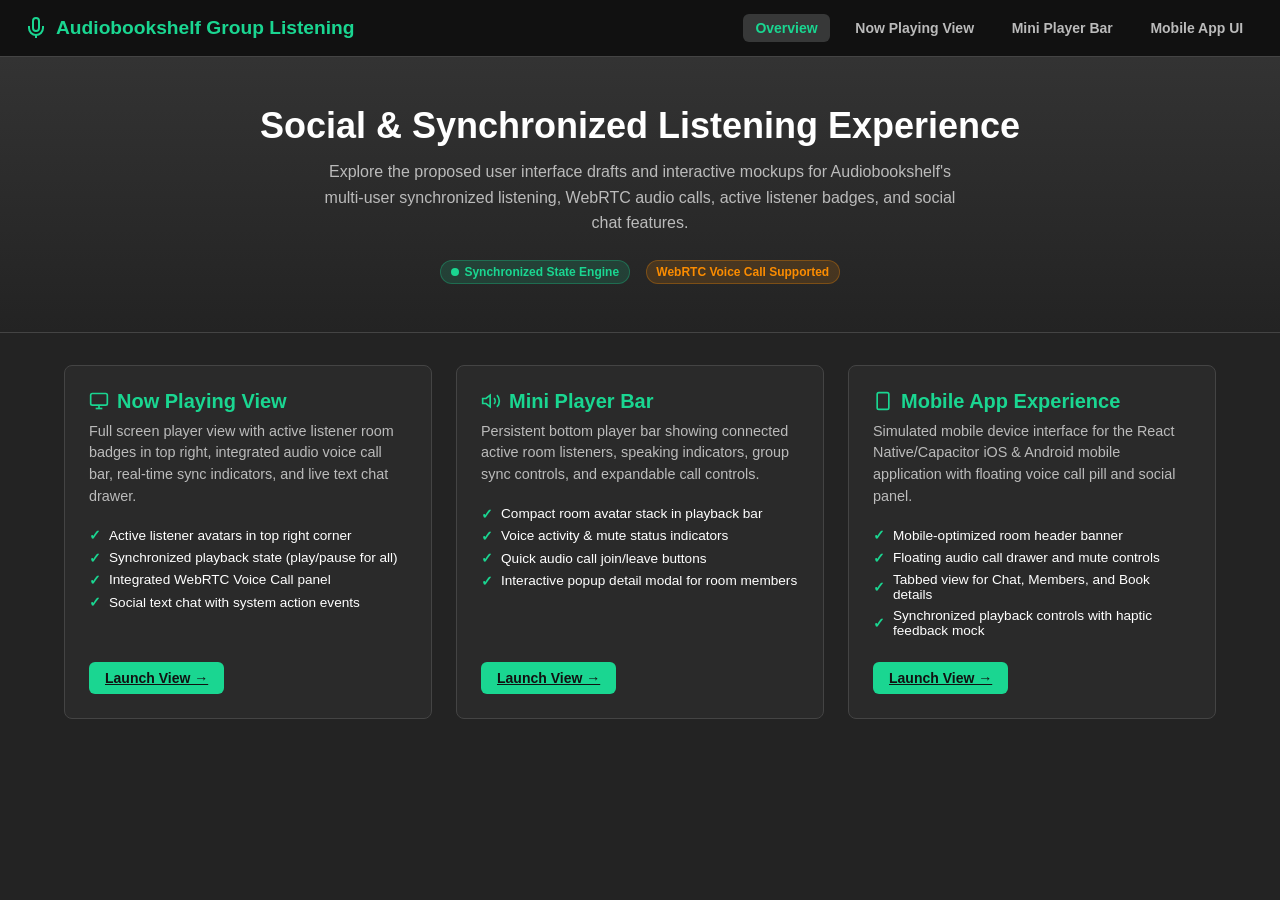
<file: mockups/index.html>
<!DOCTYPE html>
<html lang="en">
<head>
  <meta charset="UTF-8">
  <meta name="viewport" content="width=device-width, initial-scale=1.0">
  <title>Audiobookshelf Group Listening - Interactive Mockups</title>
  <link rel="stylesheet" href="styles.css">
  <style>
    .hero {
      padding: 3rem 1.5rem;
      text-align: center;
      background: linear-gradient(180deg, var(--bg-secondary) 0%, var(--bg-primary) 100%);
      border-bottom: 1px solid var(--border-color);
    }
    .hero h1 {
      font-size: 2.25rem;
      color: #fff;
      margin-bottom: 0.75rem;
    }
    .hero p {
      color: var(--text-secondary);
      max-width: 650px;
      margin: 0 auto 1.5rem auto;
      line-height: 1.6;
    }
    .grid {
      display: grid;
      grid-template-columns: repeat(auto-fit, minmax(320px, 1fr));
      gap: 1.5rem;
      max-width: 1200px;
      margin: 2rem auto;
      padding: 0 1.5rem;
    }
    .card {
      background-color: var(--bg-card);
      border: 1px solid var(--border-color);
      border-radius: var(--radius);
      padding: 1.5rem;
      display: flex;
      flex-direction: column;
      justify-content: space-between;
      transition: transform 0.2s, box-shadow 0.2s;
    }
    .card:hover {
      transform: translateY(-4px);
      box-shadow: var(--shadow);
      border-color: var(--accent);
    }
    .card h2 {
      color: var(--accent);
      font-size: 1.25rem;
      margin-bottom: 0.5rem;
      display: flex;
      align-items: center;
      gap: 0.5rem;
    }
    .card p {
      color: var(--text-secondary);
      font-size: 0.9rem;
      margin-bottom: 1.25rem;
      line-height: 1.5;
    }
    .card .features-list {
      list-style: none;
      margin-bottom: 1.5rem;
    }
    .card .features-list li {
      font-size: 0.85rem;
      color: var(--text-primary);
      margin-bottom: 0.4rem;
      display: flex;
      align-items: center;
      gap: 0.5rem;
    }
    .card .features-list li::before {
      content: "✓";
      color: var(--success);
      font-weight: bold;
    }
    .card-footer {
      display: flex;
      align-items: center;
      justify-content: space-between;
    }
  </style>
</head>
<body>

  <header>
    <h1>
      <svg width="24" height="24" viewBox="0 0 24 24" fill="none" stroke="currentColor" stroke-width="2"><path d="M12 2a3 3 0 0 0-3 3v7a3 3 0 0 0 6 0V5a3 3 0 0 0-3-3z"/><path d="M19 10v2a7 7 0 0 1-14 0v-2"/><line x1="12" y1="19" x2="12" y2="22"/></svg>
      Audiobookshelf Group Listening
    </h1>
    <div class="nav-links">
      <a href="index.html" class="active">Overview</a>
      <a href="now-playing.html">Now Playing View</a>
      <a href="mini-player.html">Mini Player Bar</a>
      <a href="mobile-app.html">Mobile App UI</a>
    </div>
  </header>

  <div class="hero">
    <h1>Social & Synchronized Listening Experience</h1>
    <p>
      Explore the proposed user interface drafts and interactive mockups for Audiobookshelf's multi-user synchronized listening, WebRTC audio calls, active listener badges, and social chat features.
    </p>
    <div style="display: flex; gap: 1rem; justify-content: center;">
      <span class="badge badge-live"><span class="dot dot-pulse"></span> Synchronized State Engine</span>
      <span class="badge badge-sync">WebRTC Voice Call Supported</span>
    </div>
  </div>

  <div class="grid">
    <!-- Card 1 -->
    <div class="card">
      <div>
        <h2>
          <svg width="20" height="20" viewBox="0 0 24 24" fill="none" stroke="currentColor" stroke-width="2"><rect x="2" y="3" width="20" height="14" rx="2" ry="2"/><line x1="8" y1="21" x2="16" y2="21"/><line x1="12" y1="17" x2="12" y2="21"/></svg>
          Now Playing View
        </h2>
        <p>Full screen player view with active listener room badges in top right, integrated audio voice call bar, real-time sync indicators, and live text chat drawer.</p>
        <ul class="features-list">
          <li>Active listener avatars in top right corner</li>
          <li>Synchronized playback state (play/pause for all)</li>
          <li>Integrated WebRTC Voice Call panel</li>
          <li>Social text chat with system action events</li>
        </ul>
      </div>
      <div class="card-footer">
        <a href="now-playing.html" class="btn btn-primary">Launch View →</a>
      </div>
    </div>

    <!-- Card 2 -->
    <div class="card">
      <div>
        <h2>
          <svg width="20" height="20" viewBox="0 0 24 24" fill="none" stroke="currentColor" stroke-width="2"><polygon points="11 5 6 9 2 9 2 15 6 15 11 19 11 5"/><path d="M19.07 4.93a10 10 0 0 1 0 14.14"/><path d="M15.54 8.46a5 5 0 0 1 0 7.07"/></svg>
          Mini Player Bar
        </h2>
        <p>Persistent bottom player bar showing connected active room listeners, speaking indicators, group sync controls, and expandable call controls.</p>
        <ul class="features-list">
          <li>Compact room avatar stack in playback bar</li>
          <li>Voice activity & mute status indicators</li>
          <li>Quick audio call join/leave buttons</li>
          <li>Interactive popup detail modal for room members</li>
        </ul>
      </div>
      <div class="card-footer">
        <a href="mini-player.html" class="btn btn-primary">Launch View →</a>
      </div>
    </div>

    <!-- Card 3 -->
    <div class="card">
      <div>
        <h2>
          <svg width="20" height="20" viewBox="0 0 24 24" fill="none" stroke="currentColor" stroke-width="2"><rect x="5" y="2" width="14" height="20" rx="2" ry="2"/><line x1="12" y1="18" x2="12.01" y2="18"/></svg>
          Mobile App Experience
        </h2>
        <p>Simulated mobile device interface for the React Native/Capacitor iOS & Android mobile application with floating voice call pill and social panel.</p>
        <ul class="features-list">
          <li>Mobile-optimized room header banner</li>
          <li>Floating audio call drawer and mute controls</li>
          <li>Tabbed view for Chat, Members, and Book details</li>
          <li>Synchronized playback controls with haptic feedback mock</li>
        </ul>
      </div>
      <div class="card-footer">
        <a href="mobile-app.html" class="btn btn-primary">Launch View →</a>
      </div>
    </div>
  </div>

</body>
</html>
</file>
<file: mockups/styles.css>
/* Audiobookshelf Official Theme Palette & Styling */
:root {
  --bg-primary: #232323;       /* Audiobookshelf --color-primary (#232323) */
  --bg-secondary: #333333;     /* Audiobookshelf --color-black-400 (#333333) */
  --bg-tertiary: #373838;      /* Audiobookshelf --color-bg (#373838) */
  --bg-card: #2a2a2a;          /* Dark card surface */
  --bg-hover: #444444;         /* Audiobookshelf --color-black-300 (#444444) */
  --accent: #1ad691;           /* Audiobookshelf Official Accent Green (#1ad691) */
  --accent-hover: #15b378;     /* Darker accent green */
  --text-primary: #ffffff;     /* White text */
  --text-secondary: #bbbbbb;   /* Audiobookshelf --color-black-50 (#bbbbbb) */
  --text-muted: #666666;       /* Audiobookshelf --color-black-100 (#666666) */
  --success: #1ad691;          /* Audiobookshelf Accent Green */
  --danger: #ff5252;           /* Audiobookshelf --color-error (#ff5252) */
  --info: #2196f3;             /* Audiobookshelf --color-info (#2196f3) */
  --border-color: #444444;     /* Audiobookshelf --color-black-300 (#444444) */
  --radius: 8px;
  --shadow: 0 8px 16px rgba(0, 0, 0, 0.4);
}

* {
  box-sizing: border-box;
  margin: 0;
  padding: 0;
  font-family: 'Source Sans Pro', -apple-system, BlinkMacSystemFont, "Segoe UI", Roboto, Helvetica, Arial, sans-serif;
}

body {
  background-color: var(--bg-primary);
  color: var(--text-primary);
  min-height: 100vh;
  display: flex;
  flex-direction: column;
}

header {
  background-color: #111111;
  border-bottom: 1px solid var(--border-color);
  padding: 0.85rem 1.5rem;
  display: flex;
  align-items: center;
  justify-content: space-between;
}

header h1 {
  font-size: 1.2rem;
  font-weight: 700;
  display: flex;
  align-items: center;
  gap: 0.5rem;
  color: var(--accent);
}

.nav-links {
  display: flex;
  gap: 0.75rem;
}

.nav-links a {
  color: var(--text-secondary);
  text-decoration: none;
  font-size: 0.875rem;
  padding: 0.4rem 0.8rem;
  border-radius: 6px;
  transition: all 0.2s;
  font-weight: 600;
}

.nav-links a:hover, .nav-links a.active {
  background-color: var(--bg-tertiary);
  color: var(--accent);
}

.badge {
  display: inline-flex;
  align-items: center;
  padding: 0.25rem 0.6rem;
  border-radius: 9999px;
  font-size: 0.75rem;
  font-weight: 600;
  gap: 0.35rem;
}

.badge-live {
  background-color: rgba(26, 214, 145, 0.15);
  color: var(--accent);
  border: 1px solid rgba(26, 214, 145, 0.3);
}

.badge-sync {
  background-color: rgba(251, 140, 0, 0.15);
  color: #fb8c00;
  border: 1px solid rgba(251, 140, 0, 0.3);
}

.dot {
  width: 8px;
  height: 8px;
  border-radius: 50%;
  background-color: currentColor;
  display: inline-block;
}

.dot-pulse {
  animation: pulse 1.5s infinite;
}

@keyframes pulse {
  0% { opacity: 1; transform: scale(1); }
  50% { opacity: 0.4; transform: scale(1.2); }
  100% { opacity: 1; transform: scale(1); }
}

/* User Avatar Stack */
.avatar-stack {
  display: flex;
  align-items: center;
}

.avatar-stack .avatar {
  margin-left: -8px;
  border: 2px solid var(--bg-secondary);
}

.avatar-stack .avatar:first-child {
  margin-left: 0;
}

.avatar {
  width: 36px;
  height: 36px;
  border-radius: 50%;
  background-color: #444444;
  display: flex;
  align-items: center;
  justify-content: center;
  font-weight: 600;
  font-size: 0.85rem;
  position: relative;
  cursor: pointer;
  user-select: none;
}

.avatar img {
  width: 100%;
  height: 100%;
  border-radius: 50%;
  object-fit: cover;
}

.avatar .status-indicator {
  position: absolute;
  bottom: 0;
  right: 0;
  width: 10px;
  height: 10px;
  border-radius: 50%;
  border: 2px solid var(--bg-secondary);
}

.status-indicator.speaking {
  background-color: var(--accent);
  box-shadow: 0 0 6px var(--accent);
  animation: pulse 1s infinite;
}

.status-indicator.muted {
  background-color: var(--danger);
}

.status-indicator.listening {
  background-color: var(--info);
}

/* Buttons & Inputs */
.btn {
  background-color: var(--bg-secondary);
  color: var(--text-primary);
  border: 1px solid var(--border-color);
  padding: 0.5rem 1rem;
  border-radius: 6px;
  font-size: 0.875rem;
  font-weight: 600;
  cursor: pointer;
  display: inline-flex;
  align-items: center;
  gap: 0.5rem;
  transition: background 0.2s, transform 0.1s;
}

.btn:hover {
  background-color: var(--bg-hover);
}

.btn-primary {
  background-color: var(--accent);
  color: #111111;
  border: none;
}

.btn-primary:hover {
  background-color: var(--accent-hover);
}

.btn-danger {
  background-color: var(--danger);
  color: #fff;
  border: none;
}

.btn-icon {
  padding: 0.5rem;
  border-radius: 50%;
}

/* Main Container Layouts */
.main-content {
  flex: 1;
  display: flex;
  padding: 1.5rem;
  gap: 1.5rem;
}

/* Voice Call Bar */
.voice-call-bar {
  background-color: #1a1a1a;
  border: 1px solid var(--border-color);
  border-radius: var(--radius);
  padding: 0.75rem 1.25rem;
  display: flex;
  align-items: center;
  justify-content: space-between;
  margin-bottom: 1rem;
  box-shadow: var(--shadow);
}

.voice-call-info {
  display: flex;
  align-items: center;
  gap: 1rem;
}

.voice-call-actions {
  display: flex;
  align-items: center;
  gap: 0.5rem;
}

/* Chat Drawer / Panel */
.chat-panel {
  width: 320px;
  background-color: var(--bg-secondary);
  border-radius: var(--radius);
  display: flex;
  flex-direction: column;
  border: 1px solid var(--border-color);
}

.chat-header {
  padding: 1rem;
  border-bottom: 1px solid var(--border-color);
  font-weight: 700;
  display: flex;
  justify-content: space-between;
  align-items: center;
}

.chat-messages {
  flex: 1;
  padding: 1rem;
  overflow-y: auto;
  display: flex;
  flex-direction: column;
  gap: 0.75rem;
  max-height: 480px;
}

.chat-msg {
  display: flex;
  flex-direction: column;
  gap: 0.25rem;
  max-width: 85%;
}

.chat-msg.system {
  align-self: center;
  max-width: 100%;
  font-size: 0.75rem;
  color: var(--text-secondary);
  background: var(--bg-tertiary);
  padding: 0.25rem 0.75rem;
  border-radius: 12px;
}

.chat-msg.incoming {
  align-self: flex-start;
}

.chat-msg.outgoing {
  align-self: flex-end;
}

.chat-msg .sender {
  font-size: 0.75rem;
  color: var(--text-secondary);
}

.chat-msg .bubble {
  background-color: var(--bg-tertiary);
  padding: 0.6rem 0.9rem;
  border-radius: 12px;
  font-size: 0.875rem;
  line-height: 1.4;
}

.chat-msg.outgoing .bubble {
  background-color: var(--accent);
  color: #111111;
  font-weight: 600;
}

.chat-msg .timestamp {
  font-size: 0.65rem;
  color: var(--text-muted);
  align-self: flex-end;
  margin-top: 2px;
}

.chat-input-area {
  padding: 0.75rem;
  border-top: 1px solid var(--border-color);
  display: flex;
  gap: 0.5rem;
}

.chat-input {
  flex: 1;
  background-color: var(--bg-primary);
  border: 1px solid var(--border-color);
  color: var(--text-primary);
  padding: 0.5rem 0.8rem;
  border-radius: 6px;
  font-size: 0.875rem;
}

.chat-input:focus {
  outline: none;
  border-color: var(--accent);
}

/* Audio Waveform Animation */
.audio-wave {
  display: flex;
  align-items: center;
  gap: 2px;
  height: 16px;
}

.audio-wave span {
  width: 3px;
  height: 100%;
  background-color: var(--accent);
  border-radius: 2px;
  animation: wave 1.2s ease-in-out infinite;
}

.audio-wave span:nth-child(2) { animation-delay: 0.2s; }
.audio-wave span:nth-child(3) { animation-delay: 0.4s; }
.audio-wave span:nth-child(4) { animation-delay: 0.1s; }

@keyframes wave {
  0%, 100% { height: 4px; }
  50% { height: 16px; }
}
</file>
